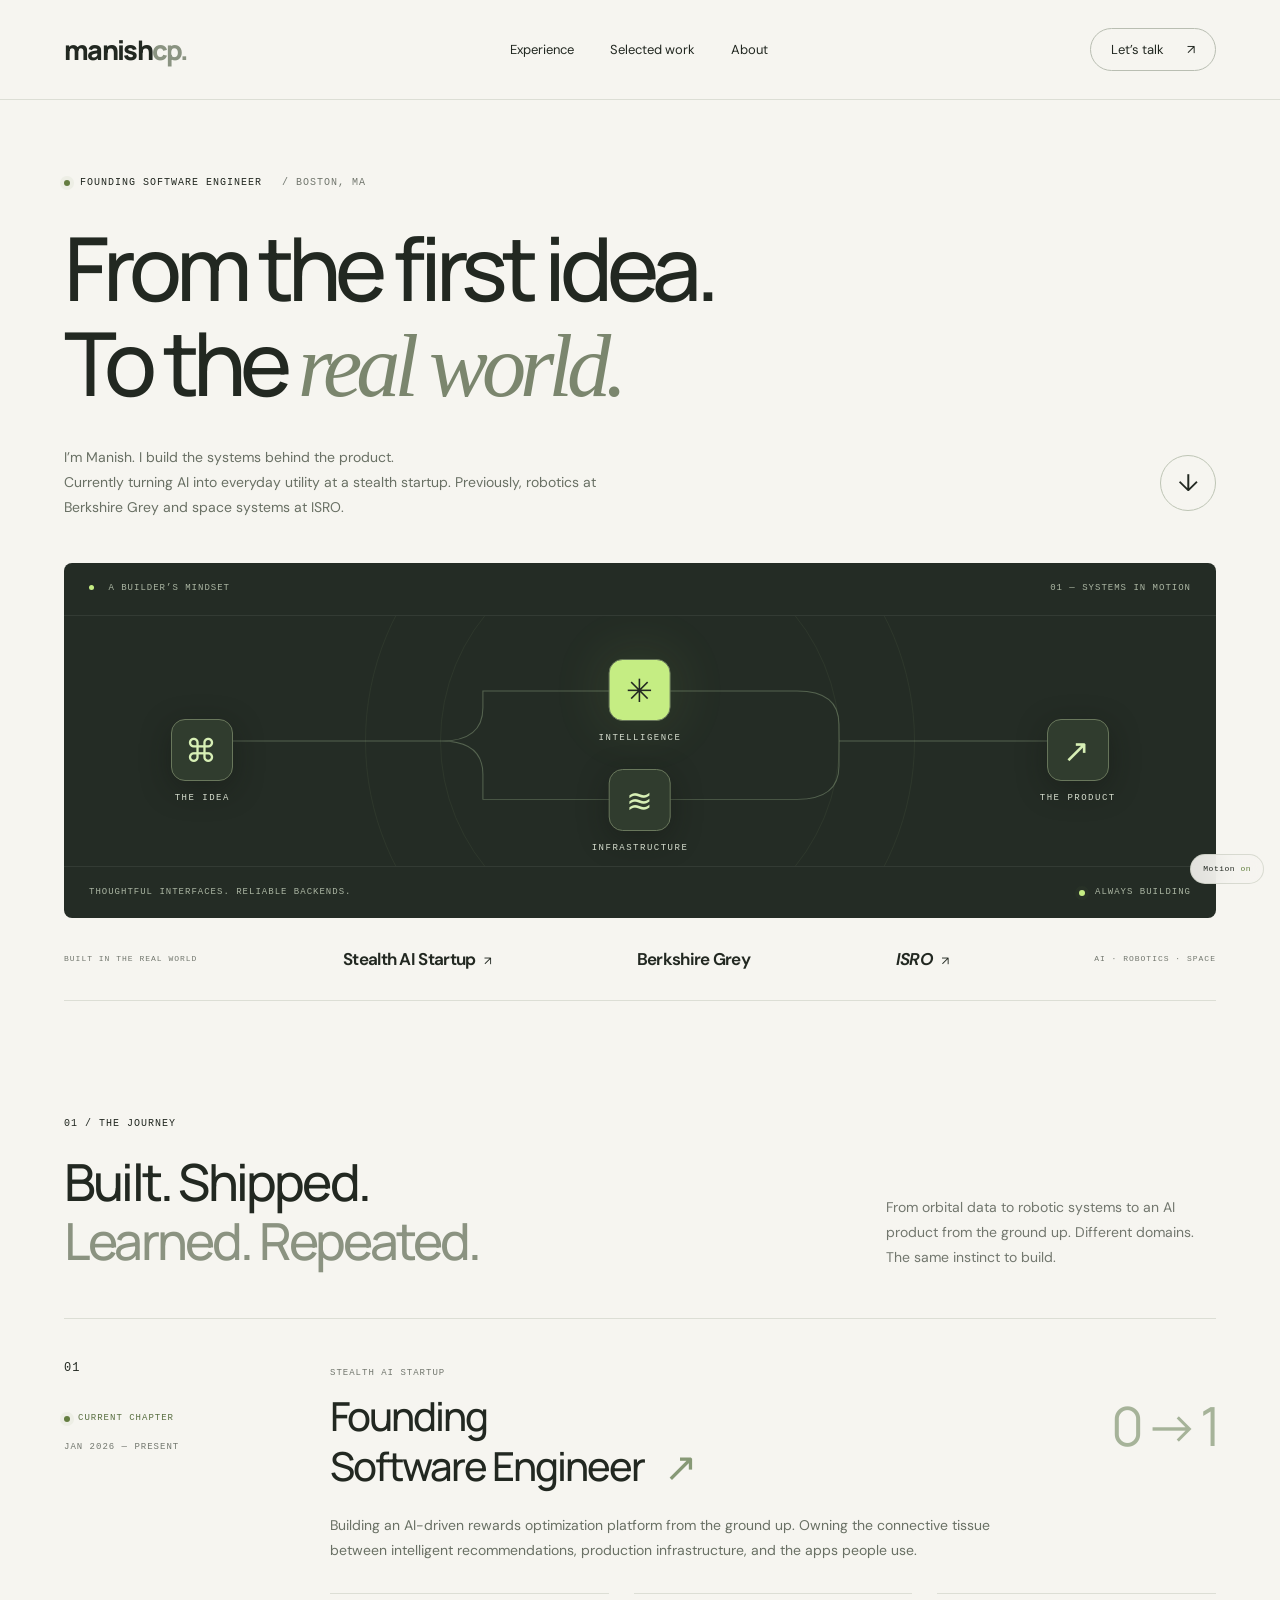
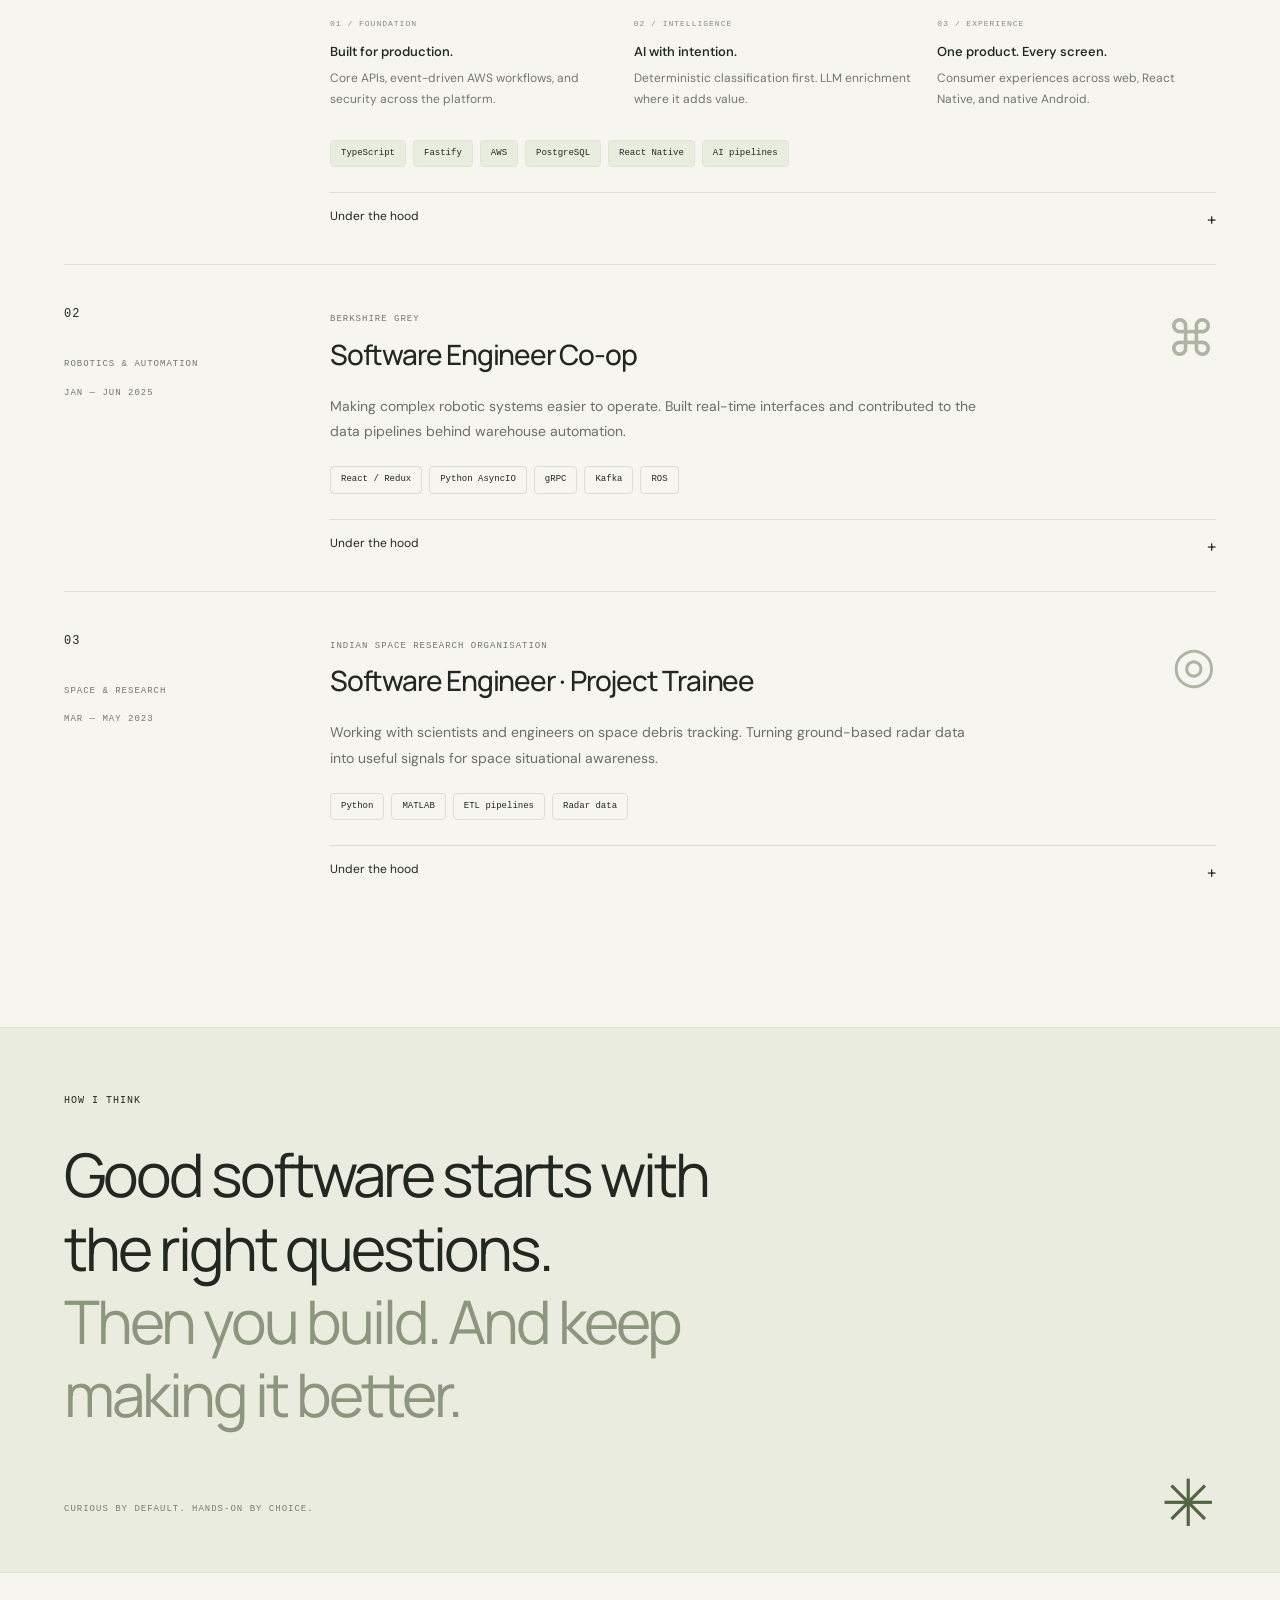
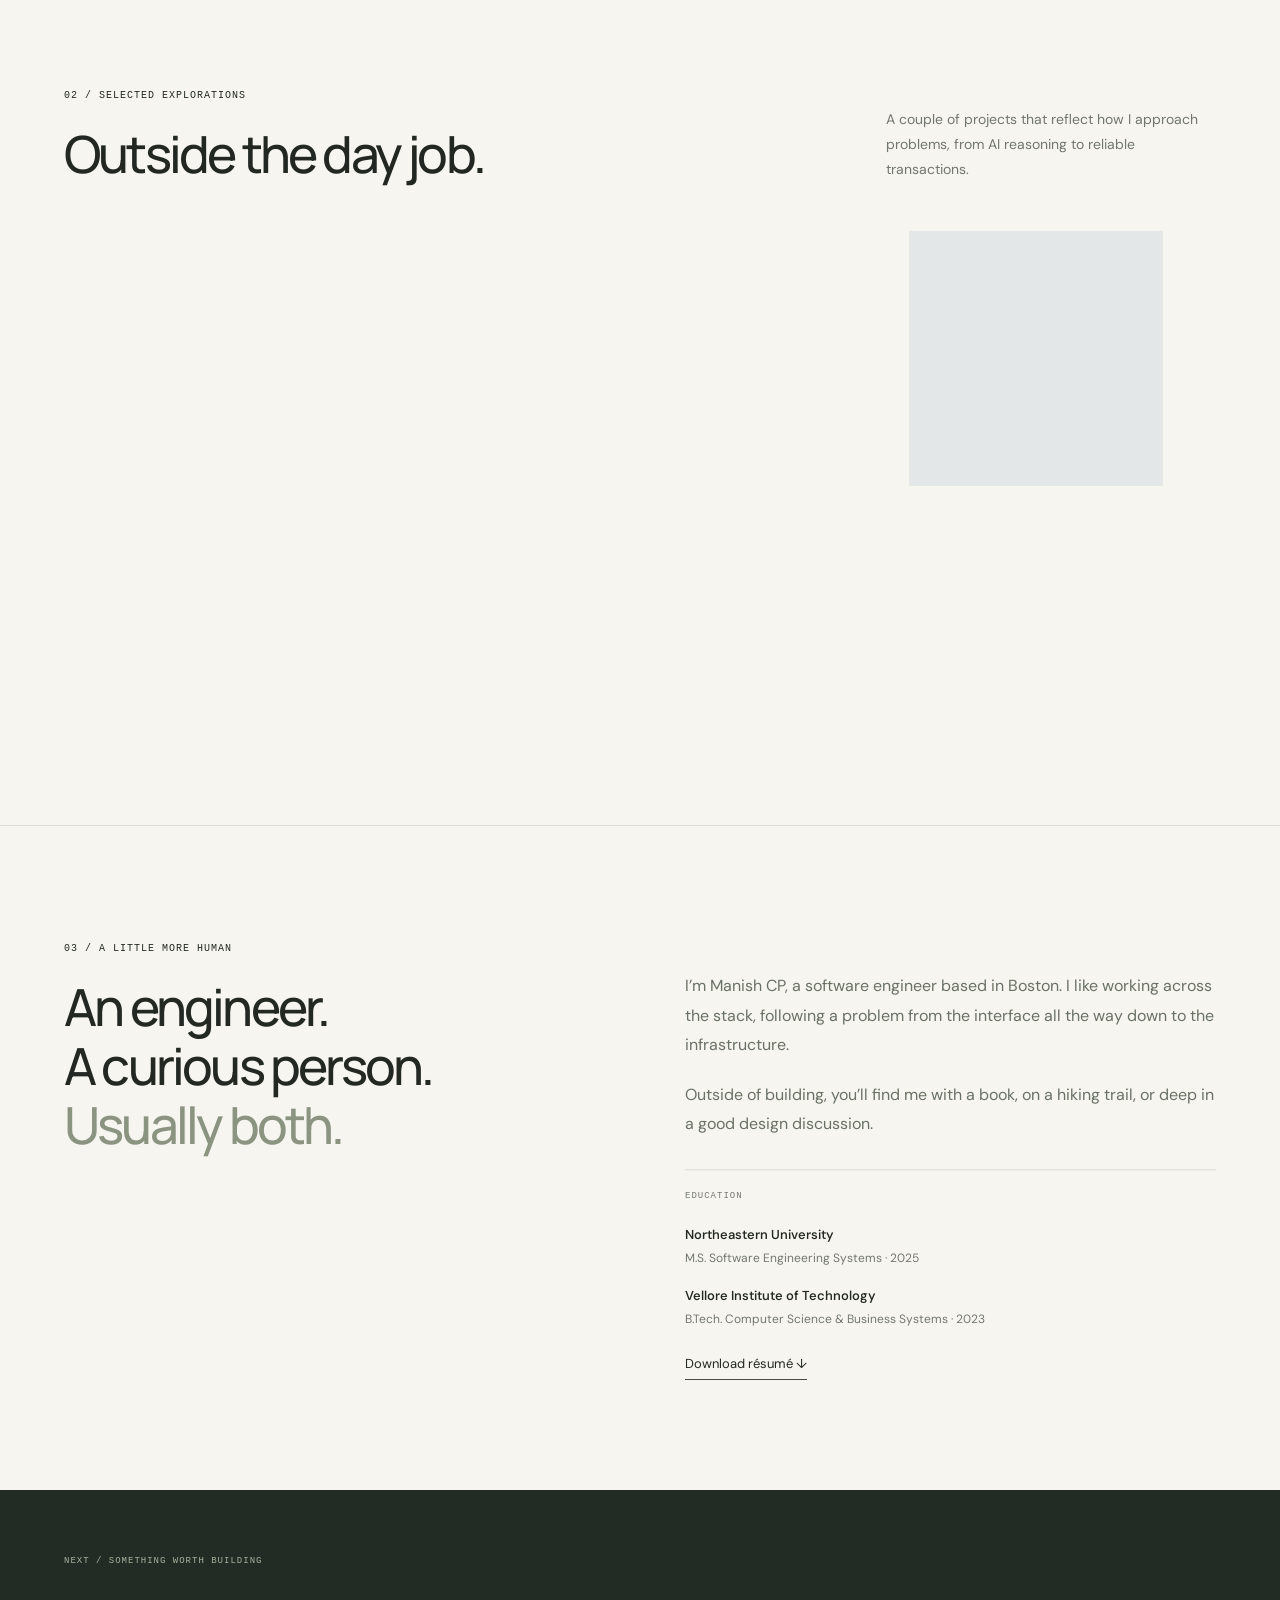
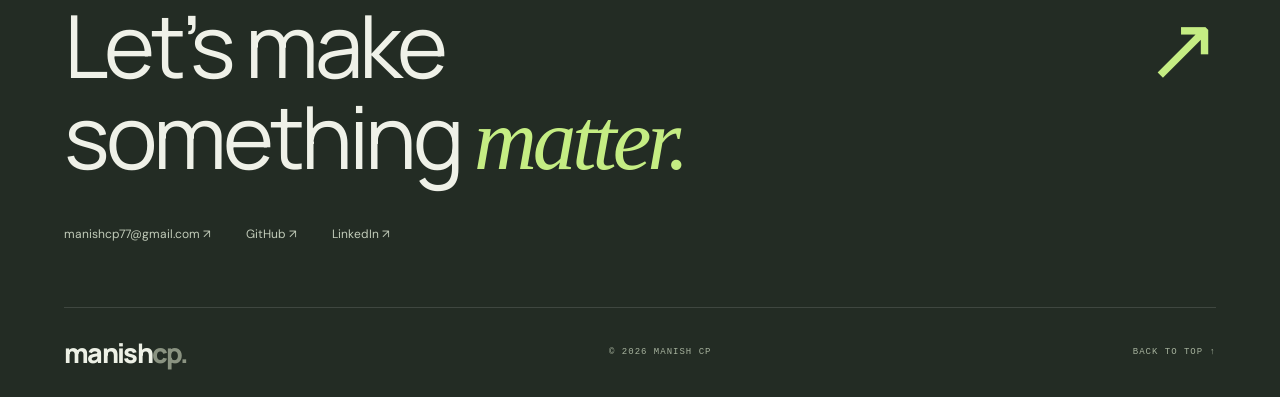
<file: demo/index.html>
<!doctype html>
<html lang="en">
<head>
  <meta charset="utf-8"><meta name="viewport" content="width=device-width,initial-scale=1">
  <title>Manish CP — Founding Software Engineer</title>
  <meta name="description" content="Manish CP. Founding software engineer building AI products, reliable systems, and thoughtful interfaces.">
  <link rel="preconnect" href="https://fonts.googleapis.com"><link rel="preconnect" href="https://fonts.gstatic.com" crossorigin>
  <link href="https://fonts.googleapis.com/css2?family=DM+Sans:wght@400;450;500;550;600;650;700&family=Manrope:wght@400;500;600;650;700;750;800&display=swap" rel="stylesheet">
  <link rel="stylesheet" href="styles.css">
  <script defer src="https://cdn.jsdelivr.net/npm/gsap@3.13.0/dist/gsap.min.js"></script>
  <script defer src="script.js"></script>
</head>
<body>
  <a class="skip" href="#main">Skip to content</a>
  <header class="nav"><a class="wordmark" href="#">manish<span>cp.</span></a><nav aria-label="Main navigation"><a href="#experience">Experience</a><a href="#work">Selected work</a><a href="#about">About</a></nav><a class="nav-contact" href="mailto:manishcp77@gmail.com">Let’s talk <span>↗</span></a></header>
  <main id="main">
    <section class="hero wrap">
      <div class="hero-main"><div class="eyebrow intro"><span class="status-dot"></span> FOUNDING SOFTWARE ENGINEER <span class="location">/ BOSTON, MA</span></div>
        <h1><span class="line">From the first idea.</span><span class="line">To the <em>real world.</em></span></h1>
        <div class="hero-bottom"><p class="intro">I’m Manish. I build the systems behind the product.<br> Currently turning AI into everyday utility at a stealth startup. Previously, robotics at Berkshire Grey and space systems at ISRO.</p><a class="round-link intro" href="#experience" aria-label="Explore my experience">↓</a></div>
      </div>
      <div class="system-board intro" aria-label="Illustration of connected product systems">
        <div class="board-top"><span><span class="tiny-dot"></span> A BUILDER’S MINDSET</span><span>01 — SYSTEMS IN MOTION</span></div>
        <div class="diagram" aria-hidden="true"><div class="diagram-grid"></div><svg viewBox="0 0 1100 300" preserveAspectRatio="none"><path class="wire" d="M130 150 H360 Q400 150 400 110 V90 H550 M550 90 H700 Q740 90 740 130 V150 H970 M130 150 H360 Q400 150 400 190 V220 H550 M550 220 H700 Q740 220 740 180 V150 H970"/><path class="signal" d="M130 150 H360 Q400 150 400 110 V90 H550 M550 90 H700 Q740 90 740 130 V150 H970"/><path class="signal second" d="M130 150 H360 Q400 150 400 190 V220 H550 M550 220 H700 Q740 220 740 180 V150 H970"/></svg><div class="node input"><span class="node-icon">⌘</span><span>THE IDEA</span></div><div class="node intelligence"><span class="node-icon">✳</span><span>INTELLIGENCE</span></div><div class="node infrastructure"><span class="node-icon">≋</span><span>INFRASTRUCTURE</span></div><div class="node output"><span class="node-icon">↗</span><span>THE PRODUCT</span></div><div class="orbit orbit-one"></div><div class="orbit orbit-two"></div></div>
        <div class="board-bottom"><span>THOUGHTFUL INTERFACES. RELIABLE BACKENDS.</span><span class="live"><span class="status-dot"></span> ALWAYS BUILDING</span></div>
      </div>
      <div class="credibility"><span>BUILT IN THE REAL WORLD</span><strong>Stealth AI Startup <small>↗</small></strong><strong>Berkshire Grey</strong><strong class="isro">ISRO <small>↗</small></strong><span>AI · ROBOTICS · SPACE</span></div>
    </section>
    <section id="experience" class="experience wrap section-space">
      <div class="section-heading reveal"><div><span class="eyebrow">01 / THE JOURNEY</span><h2>Built. Shipped.<br><span>Learned. Repeated.</span></h2></div><p>From orbital data to robotic systems to an AI product from the ground up. Different domains. The same instinct to build.</p></div>
      <article class="role featured reveal"><div class="role-meta"><span class="role-number">01</span><span class="current"><span class="status-dot"></span> CURRENT CHAPTER</span><span>JAN 2026 — PRESENT</span></div><div class="role-main"><div class="role-title"><div><span class="company">STEALTH AI STARTUP</span><h3>Founding<br>Software Engineer<span class="accent">↗</span></h3></div><span class="role-index">0 → 1</span></div><p class="role-description">Building an AI-driven rewards optimization platform from the ground up. Owning the connective tissue between intelligent recommendations, production infrastructure, and the apps people use.</p><div class="pillars"><div><span>01 / FOUNDATION</span><h4>Built for production.</h4><p>Core APIs, event-driven AWS workflows, and security across the platform.</p></div><div><span>02 / INTELLIGENCE</span><h4>AI with intention.</h4><p>Deterministic classification first. LLM enrichment where it adds value.</p></div><div><span>03 / EXPERIENCE</span><h4>One product. Every screen.</h4><p>Consumer experiences across web, React Native, and native Android.</p></div></div><div class="tags"><span>TypeScript</span><span>Fastify</span><span>AWS</span><span>PostgreSQL</span><span>React Native</span><span>AI pipelines</span></div><details><summary>Under the hood <span>+</span></summary><p>Production APIs with Fastify and Prisma. Event processing with SQS, Step Functions, and EventBridge. JWT/RBAC and row-level security. A cross-platform scraping pipeline, merchant assets, and internal developer tooling.</p></details></div></article>
      <article class="role reveal"><div class="role-meta"><span class="role-number">02</span><span>ROBOTICS & AUTOMATION</span><span>JAN — JUN 2025</span></div><div class="role-main"><div class="role-title"><div><span class="company">BERKSHIRE GREY</span><h3>Software Engineer Co-op</h3></div><span class="abstract-mark">⌘</span></div><p class="role-description">Making complex robotic systems easier to operate. Built real-time interfaces and contributed to the data pipelines behind warehouse automation.</p><div class="tags"><span>React / Redux</span><span>Python AsyncIO</span><span>gRPC</span><span>Kafka</span><span>ROS</span></div><details><summary>Under the hood <span>+</span></summary><p>Interfaces spanning four product configurations, REST and WebSocket streams, reusable Pytest infrastructure, and Dockerized validation during the ROS1-to-ROS2 migration.</p></details></div></article>
      <article class="role reveal"><div class="role-meta"><span class="role-number">03</span><span>SPACE & RESEARCH</span><span>MAR — MAY 2023</span></div><div class="role-main"><div class="role-title"><div><span class="company">INDIAN SPACE RESEARCH ORGANISATION</span><h3>Software Engineer · Project Trainee</h3></div><span class="abstract-mark">◎</span></div><p class="role-description">Working with scientists and engineers on space debris tracking. Turning ground-based radar data into useful signals for space situational awareness.</p><div class="tags"><span>Python</span><span>MATLAB</span><span>ETL pipelines</span><span>Radar data</span></div><details><summary>Under the hood <span>+</span></summary><p>Automated radar data preprocessing and a space debris tracking prototype, with orbital coverage algorithms tuned to improve radar pass success.</p></details></div></article>
    </section>
    <section class="approach"><div class="wrap approach-inner"><span class="eyebrow reveal">HOW I THINK</span><p class="manifesto reveal">Good software starts with<br>the right questions.<br><span>Then you build. And keep<br>making it better.</span></p><div class="approach-footer"><span>CURIOUS BY DEFAULT. HANDS-ON BY CHOICE.</span><span class="asterisk" aria-hidden="true">✳</span></div></div></section>
    <section id="work" class="wrap section-space"><div class="section-heading reveal"><div><span class="eyebrow">02 / SELECTED EXPLORATIONS</span><h2>Outside the day job.</h2></div><p>A couple of projects that reflect how I approach problems, from AI reasoning to reliable transactions.</p></div><div class="projects"><article class="project reveal"><div class="project-visual agent-art" aria-hidden="true"><div class="document"><i></i><i></i><i></i><i></i><i></i><span>LEASE AGREEMENT</span></div><span class="connector">→</span><div class="analysis-box"><span>✳ &nbsp; ANALYSIS</span><div>Retrieve clauses <b>✓</b></div><div>Run analyzers <b>✓</b></div><div>Prioritize findings <b>✓</b></div></div></div><div class="project-caption"><span>AI / DEVELOPER TOOLS</span><h3>Lease Analyzer Agent</h3><p>From lease documents to prioritized negotiation briefs, with retrieval and deterministic analysis.</p><div class="tags"><span>LangChain</span><span>RAG</span><span>Flask</span></div></div></article><a class="project reveal" href="https://github.com/ManishCP/CarRentalSystem" target="_blank" rel="noopener noreferrer"><div class="project-visual rental-art" aria-hidden="true"><div class="booking"><span>RESERVATION / 001</span><div class="car">↗</div><div class="booking-bottom"><span>Concurrent requests.<br>One confirmed booking.</span><b>CONFIRMED ✓</b></div></div></div><div class="project-caption"><span>BACKEND / SYSTEM DESIGN <b>↗</b></span><h3>Car Rental System</h3><p>A rental platform built around secure access, layered architecture, and conflict-free bookings.</p><div class="tags"><span>Spring</span><span>Hibernate</span><span>MySQL</span></div></div></a></div></section>
    <section id="about" class="about wrap section-space"><div class="reveal"><span class="eyebrow">03 / A LITTLE MORE HUMAN</span><h2>An engineer.<br>A curious person.<br><span>Usually both.</span></h2></div><div class="about-copy reveal"><p>I’m Manish CP, a software engineer based in Boston. I like working across the stack, following a problem from the interface all the way down to the infrastructure.</p><p>Outside of building, you’ll find me with a book, on a hiking trail, or deep in a good design discussion.</p><div class="education"><span>EDUCATION</span><strong>Northeastern University</strong><p>M.S. Software Engineering Systems · 2025</p><strong>Vellore Institute of Technology</strong><p>B.Tech. Computer Science & Business Systems · 2023</p></div><a class="text-link" href="../Docs/ManishCP_Resume.pdf" download="Manish_SoftwareEngineer_2026.pdf">Download résumé ↓</a></div></section>
    <footer id="contact"><div class="wrap"><div class="footer-top"><span class="eyebrow">NEXT / SOMETHING WORTH BUILDING</span><a href="mailto:manishcp77@gmail.com" class="contact-title">Let’s make<br>something <em>matter.</em><span>↗</span></a><div class="footer-links"><a href="mailto:manishcp77@gmail.com">manishcp77@gmail.com ↗</a><a href="https://github.com/ManishCP" target="_blank" rel="noopener noreferrer">GitHub ↗</a><a href="https://www.linkedin.com/in/manishcp/" target="_blank" rel="noopener noreferrer">LinkedIn ↗</a></div></div><div class="footer-bottom"><a class="wordmark" href="#">manish<span>cp.</span></a><span>© 2026 MANISH CP</span><a href="#">BACK TO TOP ↑</a></div></div></footer>
  </main>
  <button class="motion-toggle" aria-pressed="false" title="Pause decorative animations">Motion <span>on</span></button>
</body>
</html>
</file>
<file: demo/styles.css>
:root{--paper:#f6f5f0;--ink:#222821;--muted:#72776e;--line:#dcded5;--green:#c5ed83;--mono:ui-monospace,SFMono-Regular,Consolas,monospace}*{box-sizing:border-box}html{scroll-behavior:smooth;scroll-padding-top:100px}body{margin:0;background:var(--paper);color:var(--ink);font-family:'DM Sans',sans-serif;-webkit-font-smoothing:antialiased}a{color:inherit;text-decoration:none}button{font:inherit}::selection{background:var(--green);color:var(--ink)}.wrap{max-width:1320px;margin:auto;padding-inline:64px}.nav{height:100px;max-width:1440px;margin:auto;padding:0 64px;display:flex;align-items:center;justify-content:space-between;border-bottom:1px solid var(--line)}.wordmark{font-family:Manrope,sans-serif;font-size:27px;letter-spacing:-1.7px;font-weight:800}.wordmark span{color:#8a9381}.nav nav{display:flex;gap:36px;font-size:13px}.nav nav a{position:relative}.nav nav a:after{content:'';position:absolute;left:0;bottom:-7px;width:0;height:1px;background:var(--ink);transition:width .25s}.nav nav a:hover:after{width:100%}.nav-contact{border:1px solid #b9beb2;border-radius:30px;padding:12px 20px;font-size:13px}.nav-contact span{margin-left:20px}.eyebrow,.board-top,.board-bottom,.credibility>span,.role-meta,.company,.pillars>div>span,.tags,.project-caption>span,.education>span,.footer-bottom,.approach-footer,.motion-toggle,.resume-note{font:10px/1.5 var(--mono);letter-spacing:1px}.hero-main{padding-top:75px}.eyebrow{display:flex;gap:10px;align-items:center}.status-dot{width:6px;height:6px;border-radius:50%;background:#647d40;display:inline-block;box-shadow:0 0 0 4px #647d4010}.location{margin-left:10px;color:var(--muted)}h1,h2,h3,p{margin:0}h1,h2,h3,.manifesto,.contact-title{font-family:Manrope,sans-serif}h1{font-weight:500;font-size:clamp(60px,6.9vw,100px);line-height:1.08;letter-spacing:-6px;margin:30px 0}.line{display:block}em{font-family:Georgia,serif;font-weight:400}h1 em{color:#7b866e}.hero-bottom{display:flex;justify-content:space-between;align-items:center;margin-bottom:43px}.hero-bottom p{font-size:14px;line-height:1.8;color:#697064;max-width:560px}.round-link{border:1px solid #bec5b5;border-radius:50%;width:56px;height:56px;display:grid;place-items:center;font-size:24px;transition:background .3s,transform .3s}.round-link:hover{background:var(--green);transform:translateY(4px)}.system-board{background:#242c25;color:#d5dccd;border-radius:8px;overflow:hidden;position:relative}.board-top,.board-bottom{display:flex;justify-content:space-between;padding:19px 25px;font-size:9px;color:#aab5a2}.board-top{border-bottom:1px solid #ffffff12}.tiny-dot{display:inline-block;width:5px;height:5px;background:var(--green);border-radius:50%;margin-right:8px}.diagram{height:250px;position:relative;overflow:hidden}.diagram-grid{position:absolute;inset:0;background-image:radial-gradient(#a2b79335 .7px,transparent .7px);background-size:18px 18px;mask-image:linear-gradient(90deg,transparent,#000 20%,#000 80%,transparent)}.diagram svg{position:absolute;width:100%;height:100%;overflow:visible}.wire{fill:none;stroke:#75876b;stroke-width:1;opacity:.6}.signal{fill:none;stroke:#c9f589;stroke-width:2;stroke-dasharray:12 700;animation:flow 7s linear infinite}.signal.second{animation-delay:-3.5s}.node{position:absolute;display:flex;align-items:center;flex-direction:column;gap:12px;font:9px var(--mono);letter-spacing:1.5px;z-index:2;transform:translate(-50%,-50%)}.node-icon{width:62px;height:62px;display:grid;place-items:center;border-radius:14px;background:#303c2e;border:1px solid #69775c;font:32px Manrope,sans-serif;box-shadow:0 8px 30px #11150f66;color:#d7efb5}.input{left:12%;top:58%}.intelligence{left:50%;top:34%}.infrastructure{left:50%;top:78%}.output{left:88%;top:58%}.intelligence .node-icon{background:var(--green);color:var(--ink);box-shadow:0 0 60px #b8ee6820}.board-bottom{border-top:1px solid #ffffff12}.live{display:flex;gap:10px;align-items:center}.live .status-dot{background:var(--green)}.orbit{position:absolute;border:1px solid #b5d79410;width:400px;height:400px;border-radius:50%;top:50%;left:50%;transform:translate(-50%,-50%);pointer-events:none}.orbit-two{width:550px;height:550px}.credibility{padding:30px 0;display:flex;align-items:center;justify-content:space-between;border-bottom:1px solid var(--line);gap:24px}.credibility>span{font-size:8px;color:var(--muted)}.credibility strong{font-size:17px;letter-spacing:-.7px;font-weight:650}.credibility small{font-size:12px;font-weight:400;margin-left:5px}.isro{font-style:italic}.section-space{padding-top:115px;padding-bottom:110px}.section-heading{display:flex;justify-content:space-between;align-items:flex-end;gap:70px;margin-bottom:48px}h2{font-size:clamp(35px,4vw,55px);line-height:1.15;letter-spacing:-2.8px;font-weight:500;margin-top:21px}h2 span{color:#8b9381}.section-heading>p{max-width:330px;color:var(--muted);font-size:14px;line-height:1.8}.role{border-top:1px solid var(--line);display:grid;grid-template-columns:230px 1fr;padding:40px 0 34px;gap:36px}.role-meta{display:flex;flex-direction:column;gap:15px;font-size:9px;color:var(--muted)}.role-number{font-size:12px;color:var(--ink);margin-bottom:20px}.current{color:#576d3f;display:flex;align-items:center;gap:8px}.role-main{min-width:0}.role-title{display:flex;justify-content:space-between;align-items:center;gap:25px}.company{font-size:9px;color:var(--muted)}h3{font-weight:500;letter-spacing:-1.2px;font-size:28px;line-height:1.25;margin-top:10px}.featured h3{font-size:40px;letter-spacing:-2px}.accent{color:#879976;font-weight:400;margin-left:20px}.role-index{font:54px Manrope,sans-serif;letter-spacing:-5px;color:#a6b399;white-space:nowrap}.role-description{font-size:14px;line-height:1.8;color:#697064;max-width:660px;margin-top:22px}.pillars{display:grid;grid-template-columns:repeat(3,1fr);gap:25px;margin:30px 0}.pillars>div{border-top:1px solid var(--line);padding-top:16px}.pillars>div>span{color:#858d7c;font-size:8px}.pillars h4{font-size:13px;font-weight:550;margin:12px 0 8px}.pillars p{font-size:12px;line-height:1.75;color:var(--muted)}.tags{display:flex;gap:7px;flex-wrap:wrap;font-size:9px;letter-spacing:0;margin-top:22px}.tags span{padding:6px 10px;border:1px solid var(--line);border-radius:4px}.featured .tags span{background:#e9eddf;border-color:#e0e5d6}.role details{margin-top:25px;font-size:12px}.role summary{cursor:pointer;list-style:none;display:flex;justify-content:space-between;border-top:1px solid var(--line);padding:15px 0 0}.role summary::-webkit-details-marker{display:none}.role summary span{font-size:17px;transition:transform .2s}.role details[open] summary span{transform:rotate(45deg)}.role details p{line-height:1.9;color:var(--muted);padding-top:15px}.abstract-mark{font-size:50px;color:#adb5a2}.approach{background:#e9ecdf;border-block:1px solid #dce2d0}.approach-inner{padding-block:65px 30px}.manifesto{font-size:clamp(33px,4.7vw,65px);line-height:1.22;letter-spacing:-3px;margin-top:30px}.manifesto span{color:#8c967e}.approach-footer{display:flex;align-items:center;justify-content:space-between;margin-top:45px;color:#76816b;font-size:9px}.asterisk{font-size:65px;line-height:1;color:#526444;animation:turn 35s linear infinite}.projects{display:grid;grid-template-columns:1fr 1fr;gap:28px}.project{min-width:0}.project-visual{height:280px;display:flex;align-items:center;justify-content:center;overflow:hidden;border-radius:6px;transition:background .3s}.agent-art{background:#e8ebdf;gap:20px}.document{background:#fdfdf7;width:125px;height:160px;padding:23px 17px;box-shadow:0 15px 25px #34402212;transform:rotate(-9deg);transition:transform .5s}.document i{display:block;height:3px;background:#d0d6c5;margin-bottom:14px}.document i:nth-child(2n){width:70%}.document span{font:6px var(--mono);letter-spacing:1px}.connector{color:#81936f;font-size:25px}.analysis-box{background:#29362a;color:#d7e3ca;padding:19px 15px;border-radius:6px;width:165px;box-shadow:0 20px 30px #34402218;transform:rotate(4deg);transition:transform .5s}.analysis-box>span{font:9px var(--mono);color:var(--green);display:block;margin-bottom:20px}.analysis-box>div{font:9px/2.5 var(--mono);border-top:1px solid #ffffff15;display:flex;justify-content:space-between}.analysis-box b{font-weight:400;color:var(--green)}.project:hover .document{transform:rotate(-3deg) translateY(-5px)}.project:hover .analysis-box{transform:rotate(0) translateY(-5px)}.rental-art{background:#e3e7e7}.booking{width:75%;background:#f8f9f6;padding:20px;border:1px solid #cbd2c9;border-radius:6px;transform:rotate(-3deg);transition:transform .4s}.project:hover .booking{transform:rotate(0) translateY(-5px)}.booking>span{font:8px var(--mono);color:#7c877b}.car{font-size:65px;color:#79937e;padding:5px 0;line-height:1}.booking-bottom{display:flex;justify-content:space-between;gap:10px;align-items:end;border-top:1px solid #d6ded2;padding-top:12px;font-size:10px;color:#65735e}.booking b{font:7px var(--mono);background:#dce9d1;padding:6px;white-space:nowrap}.project-caption{padding:22px 0}.project-caption>span{font-size:8px;color:var(--muted);display:flex;justify-content:space-between}.project-caption h3{font-size:24px}.project-caption p{color:var(--muted);font-size:13px;line-height:1.8;max-width:420px;margin-top:12px}.about{border-top:1px solid var(--line);display:grid;grid-template-columns:1fr 1fr;gap:90px}.about-copy{padding-top:30px}.about-copy>p{font-size:16px;line-height:1.85;color:#697064;margin-bottom:20px}.education{border-top:1px solid var(--line);margin-top:30px;padding-top:20px}.education>span{display:block;color:var(--muted);font-size:9px;margin-bottom:20px}.education strong{font-weight:550;font-size:13px}.education p{font-size:12px;color:var(--muted);margin:6px 0 18px}.text-link{display:inline-block;border-bottom:1px solid var(--ink);font-size:13px;padding:10px 0 7px}.resume-note{display:block;font-size:8px;letter-spacing:0;color:var(--muted);margin-top:10px}footer{background:#232c24;color:#eff1e8}.footer-top{padding-block:65px}.footer-top .eyebrow{color:#a7b39f;font-size:9px}.contact-title{font-size:clamp(48px,6.8vw,95px);letter-spacing:-4px;line-height:1.05;display:block;position:relative;margin-top:30px}.contact-title em{color:var(--green)}.contact-title>span{position:absolute;right:0;top:0;font-size:90px;color:var(--green);transition:transform .3s}.contact-title:hover>span{transform:translate(6px,-6px)}.footer-links{display:flex;gap:35px;margin-top:40px;font-size:12px;color:#c1cbb9}.footer-links a:hover{color:var(--green)}.footer-bottom{display:flex;justify-content:space-between;align-items:center;border-top:1px solid #ffffff20;padding-block:25px;font-size:9px;color:#a6b29d}.footer-bottom .wordmark{color:#edf1e6}.motion-toggle{position:fixed;bottom:16px;right:16px;border:1px solid #9ca58f55;border-radius:30px;background:#f6f5f0e8;backdrop-filter:blur(12px);padding:8px 12px;font-size:8px;cursor:pointer;z-index:10;color:var(--ink);letter-spacing:.5px}.motion-toggle span{color:#617e3d}.skip{position:fixed;top:-100px;left:10px;z-index:100;background:var(--green);padding:15px}.skip:focus{top:10px}:focus-visible{outline:2px solid #7c9b54;outline-offset:5px}.motion-off *{animation:none!important;scroll-behavior:auto!important}.motion-off .reveal,.motion-off .intro,.motion-off .line{opacity:1!important;transform:none!important}@keyframes flow{to{stroke-dashoffset:-1424}}@keyframes turn{to{transform:rotate(360deg)}}@media(min-width:1600px){.hero-main{padding-top:100px}h1{font-size:105px}}@media(max-width:1000px){.wrap{padding-inline:32px}.nav{padding-inline:32px}h1{letter-spacing:-4px}.role{grid-template-columns:170px 1fr;gap:25px}.featured h3{font-size:34px}.role-index{font-size:40px}.pillars{gap:15px}.credibility>span:last-child{display:none}.about{gap:45px}.project-visual{height:250px}.agent-art{gap:10px}.document{width:100px}.analysis-box{width:145px}.section-space{padding-block:85px}}@media(max-width:650px){.wrap{padding-inline:23px}.nav{height:78px;padding-inline:23px}.wordmark{font-size:24px}.nav nav{gap:17px;font-size:11px}.nav nav a:last-child{display:none}.nav-contact{font-size:11px;padding:9px 12px}.nav-contact span{margin-left:5px}.hero-main{padding-top:50px}.eyebrow{font-size:8px;letter-spacing:.5px}.location{display:none}h1{font-size:clamp(40px,9vw,58px);letter-spacing:-2.5px;line-height:1.13;margin:25px 0}.hero-bottom{gap:20px;align-items:end;margin-bottom:30px}.hero-bottom p{font-size:12px;line-height:1.9}.hero-bottom p br{display:none}.round-link{width:42px;height:42px;flex-shrink:0;font-size:20px}.board-top,.board-bottom{padding:14px;font-size:7px;letter-spacing:.4px}.board-top>span:last-child{display:none}.board-bottom>span:first-child{max-width:150px}.diagram{height:225px}.node{font-size:6px;letter-spacing:.5px;gap:10px}.node-icon{width:43px;height:43px;font-size:23px;border-radius:11px}.input{left:13%}.output{left:87%}.credibility{gap:15px;flex-wrap:wrap;padding:23px 0}.credibility>span:first-child{width:100%;font-size:7px}.credibility strong{font-size:13px}.section-space{padding-top:65px;padding-bottom:55px}.section-heading{display:block;margin-bottom:30px}.section-heading>p{margin-top:20px;font-size:12px;max-width:100%}h2{font-size:36px;letter-spacing:-1.8px;margin-top:16px}.role{grid-template-columns:1fr;gap:23px;padding-block:26px}.role-meta{flex-direction:row;flex-wrap:wrap;justify-content:space-between;font-size:8px;gap:10px;align-items:center}.role-number{display:none}.role-title{gap:10px}.featured h3{font-size:32px;letter-spacing:-1.5px}.role-index{font-size:35px;letter-spacing:-3px}.company{font-size:8px}h3{font-size:25px}.role-description{font-size:13px;margin-top:17px}.pillars{grid-template-columns:1fr;gap:18px;margin-top:25px}.pillars h4{margin:7px 0 5px}.pillars p{font-size:12px}.tags{font-size:8px}.abstract-mark{font-size:35px}.approach-inner{padding-top:40px;padding-bottom:25px}.manifesto{font-size:34px;letter-spacing:-1.7px}.approach-footer{font-size:7px;gap:20px}.asterisk{font-size:45px}.projects{grid-template-columns:1fr;gap:20px}.project-visual{height:250px}.document{width:115px}.analysis-box{width:155px}.project-caption h3{font-size:25px}.about{grid-template-columns:1fr;gap:10px}.about-copy>p{font-size:14px}.footer-top{padding-block:45px}.contact-title{font-size:49px;letter-spacing:-2.5px}.contact-title>span{font-size:45px;top:-5px}.footer-links{flex-wrap:wrap;gap:20px;font-size:11px}.footer-links a:first-child{width:100%}.footer-bottom{font-size:7px;gap:15px}.footer-bottom .wordmark{font-size:22px}.footer-bottom>a:last-child{display:none}}@media(prefers-reduced-motion:reduce){html{scroll-behavior:auto}*,*:before,*:after{animation:none!important;transition:none!important}}

@media(max-width:450px){.nav nav a:nth-child(2){display:none}.nav nav{margin-left:auto;margin-right:20px}}
</file>
